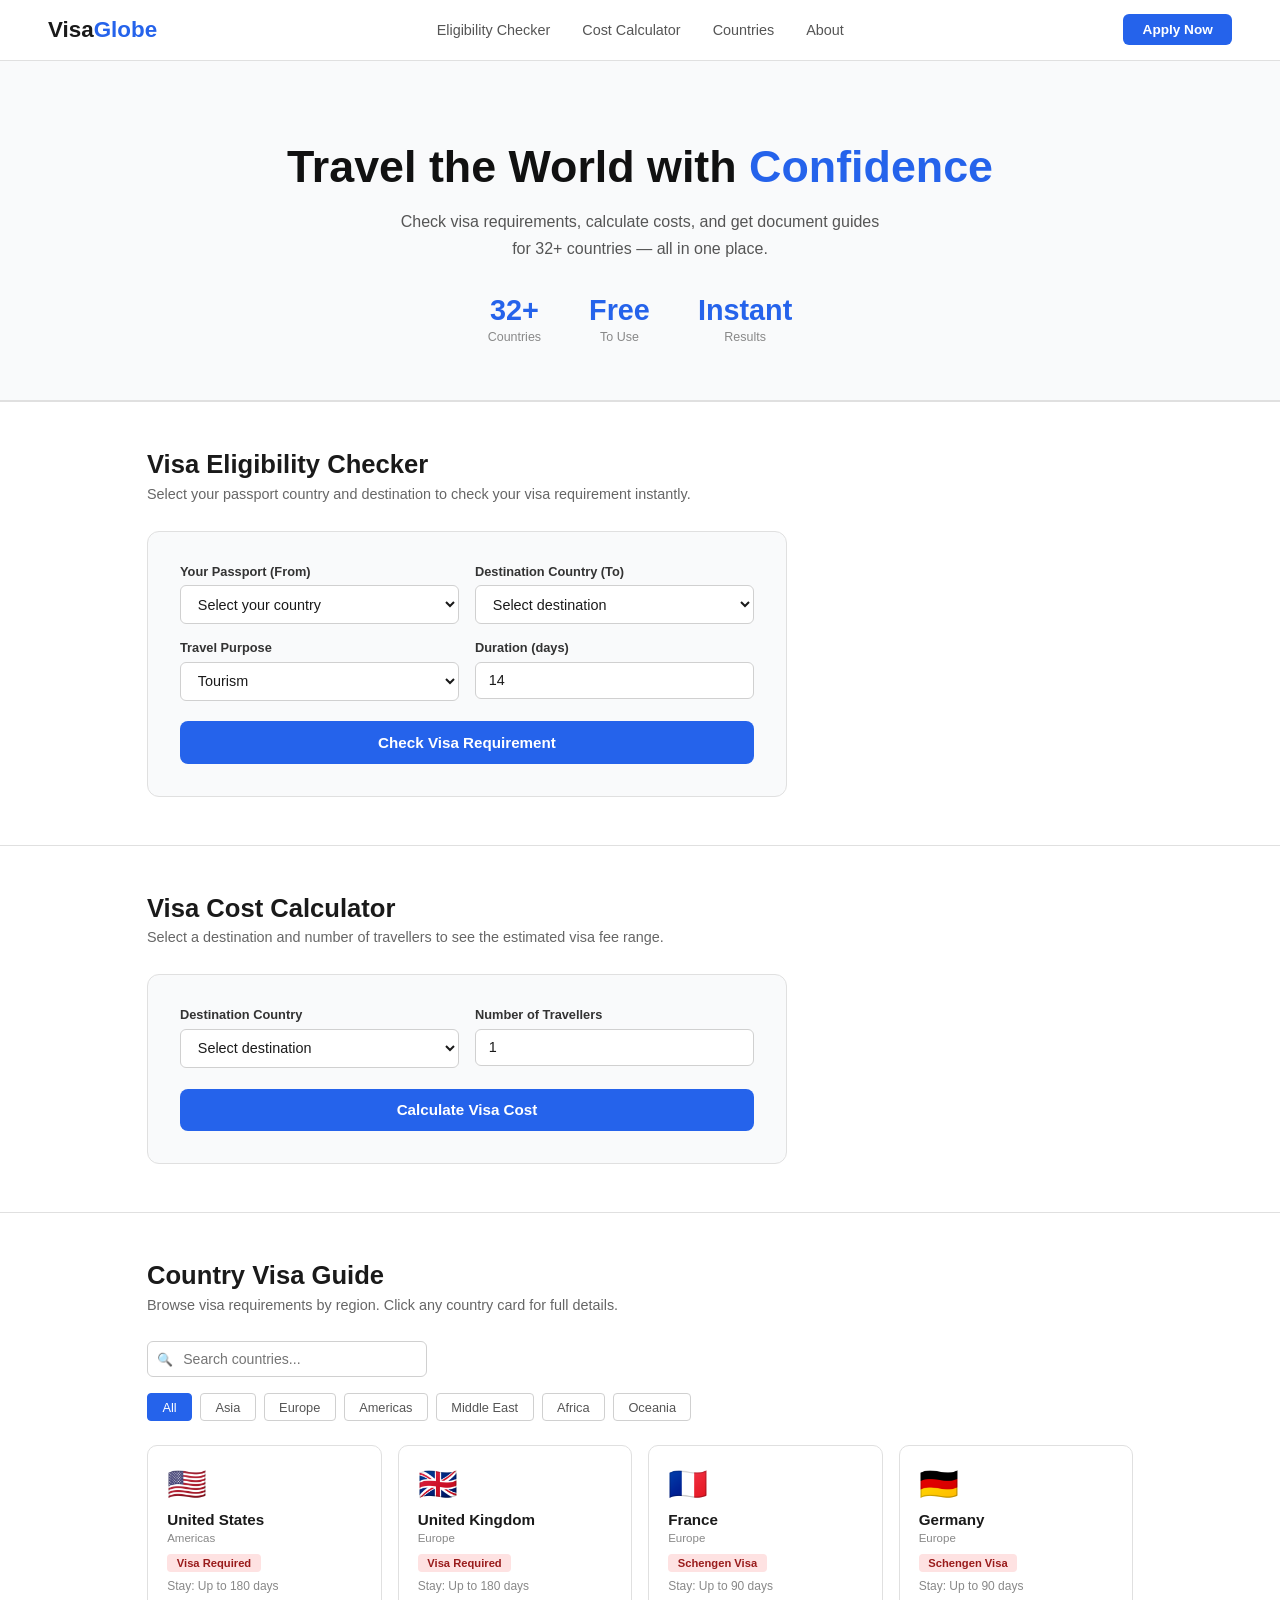
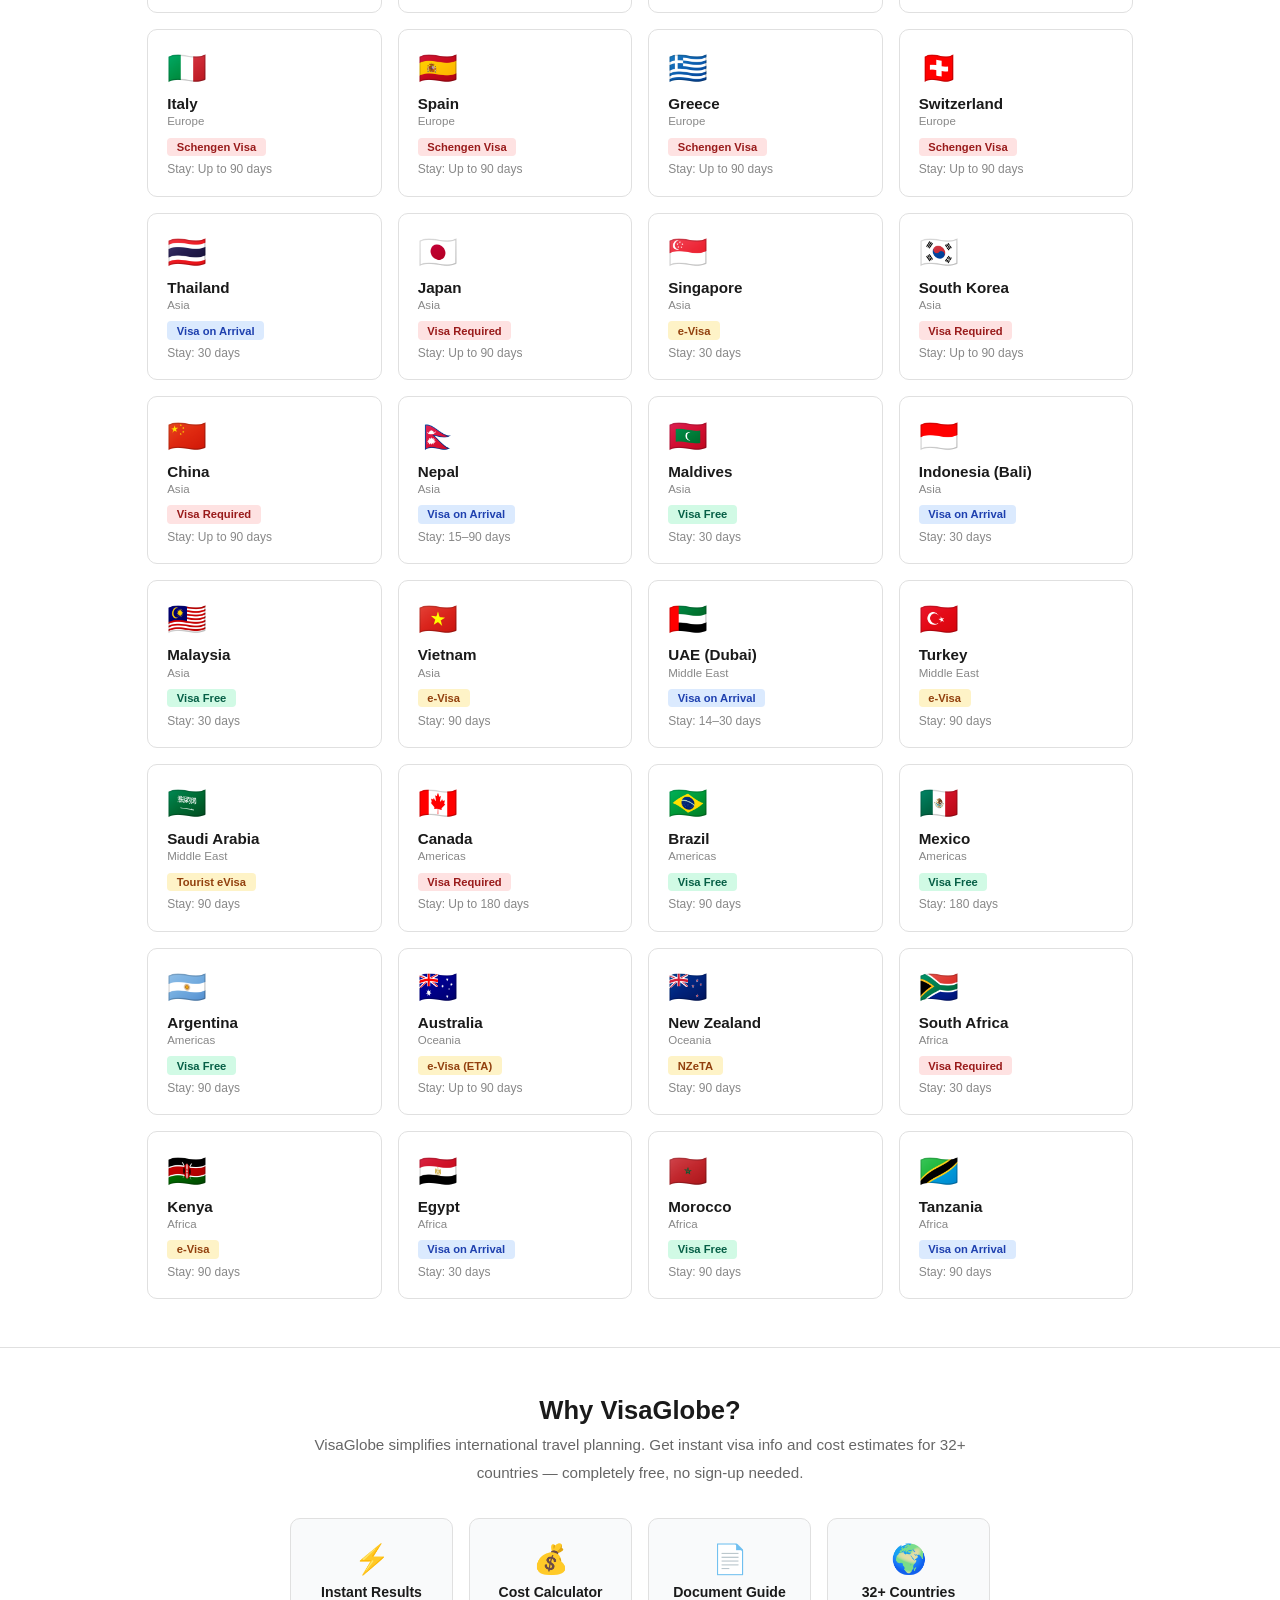
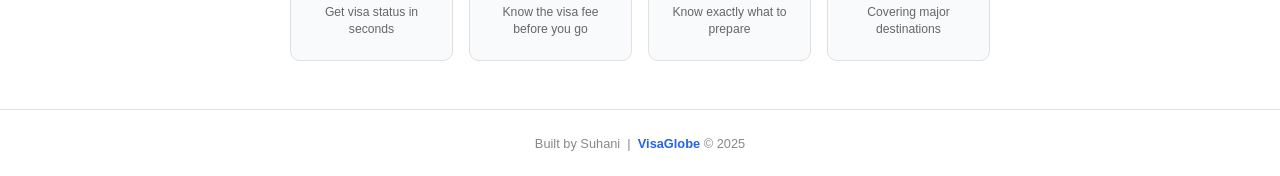
<file: index.html>
<!DOCTYPE html>
<html lang="en">
<head>
  <meta charset="UTF-8"/>
  <meta name="viewport" content="width=device-width, initial-scale=1.0"/>
  <title>VisaGlobe — World Visa Portal</title>
  <link rel="stylesheet" href="style.css"/>
</head>
<body>

<!-- NAV -->
<nav>
  <div class="logo">Visa<span>Globe</span></div>
  <div class="nav-links">
    <a href="#checker">Eligibility Checker</a>
    <a href="#cost">Cost Calculator</a>
    <a href="#countries">Countries</a>
    <a href="#about">About</a>
  </div>
  <button class="nav-cta">Apply Now</button>
</nav>

<!-- HERO -->
<div class="hero">
  <h1>Travel the World with <span>Confidence</span></h1>
  <p>Check visa requirements, calculate costs, and get document guides for 32+ countries — all in one place.</p>
  <div class="hero-stats">
    <div class="stat-item">
      <div class="stat-num">32+</div>
      <div class="stat-label">Countries</div>
    </div>
    <div class="stat-item">
      <div class="stat-num">Free</div>
      <div class="stat-label">To Use</div>
    </div>
    <div class="stat-item">
      <div class="stat-num">Instant</div>
      <div class="stat-label">Results</div>
    </div>
  </div>
</div>

<hr class="divider"/>

<!-- ELIGIBILITY CHECKER -->
<div class="section" id="checker">
  <div class="section-title">Visa Eligibility Checker</div>
  <div class="section-sub">Select your passport country and destination to check your visa requirement instantly.</div>

  <div class="checker-card">
    <div class="form-row">
      <div class="form-group">
        <label>Your Passport (From)</label>
        <select id="fromCountry">
          <option value="">Select your country</option>
          <option value="IN">India</option>
          <option value="US">United States</option>
          <option value="GB">United Kingdom</option>
          <option value="DE">Germany</option>
          <option value="CN">China</option>
          <option value="AU">Australia</option>
          <option value="CA">Canada</option>
          <option value="JP">Japan</option>
          <option value="BR">Brazil</option>
          <option value="PK">Pakistan</option>
        </select>
      </div>
      <div class="form-group">
        <label>Destination Country (To)</label>
        <select id="toCountry">
          <option value="">Select destination</option>
          <option value="US">United States</option>
          <option value="GB">United Kingdom</option>
          <option value="FR">France</option>
          <option value="TH">Thailand</option>
          <option value="AE">UAE (Dubai)</option>
          <option value="JP">Japan</option>
          <option value="SG">Singapore</option>
          <option value="CA">Canada</option>
          <option value="AU">Australia</option>
          <option value="NP">Nepal</option>
          <option value="MV">Maldives</option>
          <option value="ID">Indonesia (Bali)</option>
          <option value="TR">Turkey</option>
          <option value="EG">Egypt</option>
          <option value="KE">Kenya</option>
          <option value="GR">Greece</option>
          <option value="CH">Switzerland</option>
        </select>
      </div>
    </div>
    <div class="form-row">
      <div class="form-group">
        <label>Travel Purpose</label>
        <select id="purpose">
          <option value="tourism">Tourism</option>
          <option value="business">Business</option>
          <option value="study">Study</option>
          <option value="work">Work</option>
        </select>
      </div>
      <div class="form-group">
        <label>Duration (days)</label>
        <input type="number" id="duration" placeholder="e.g. 14" min="1" max="365" value="14"/>
      </div>
    </div>
    <button class="check-btn" onclick="checkEligibility()">Check Visa Requirement</button>
    <div id="resultBox" class="result-box">
      <div class="result-status" id="resultStatus"></div>
      <div class="result-desc" id="resultDesc"></div>
      <div class="result-tags" id="resultTags"></div>
    </div>
  </div>
</div>

<hr class="divider"/>

<!-- COST CALCULATOR -->
<div class="section" id="cost">
  <div class="section-title">Visa Cost Calculator</div>
  <div class="section-sub">Select a destination and number of travellers to see the estimated visa fee range.</div>

  <div class="checker-card">
    <div class="form-row">
      <div class="form-group">
        <label>Destination Country</label>
        <select id="costDestination">
          <option value="">Select destination</option>
          <option value="US">United States</option>
          <option value="GB">United Kingdom</option>
          <option value="FR">France</option>
          <option value="DE">Germany</option>
          <option value="IT">Italy</option>
          <option value="ES">Spain</option>
          <option value="GR">Greece</option>
          <option value="CH">Switzerland</option>
          <option value="TH">Thailand</option>
          <option value="JP">Japan</option>
          <option value="SG">Singapore</option>
          <option value="KR">South Korea</option>
          <option value="CN">China</option>
          <option value="NP">Nepal</option>
          <option value="MV">Maldives</option>
          <option value="ID">Indonesia (Bali)</option>
          <option value="MY">Malaysia</option>
          <option value="VN">Vietnam</option>
          <option value="AE">UAE (Dubai)</option>
          <option value="TR">Turkey</option>
          <option value="SA">Saudi Arabia</option>
          <option value="CA">Canada</option>
          <option value="BR">Brazil</option>
          <option value="MX">Mexico</option>
          <option value="AR">Argentina</option>
          <option value="AU">Australia</option>
          <option value="NZ">New Zealand</option>
          <option value="ZA">South Africa</option>
          <option value="KE">Kenya</option>
          <option value="EG">Egypt</option>
          <option value="MA">Morocco</option>
          <option value="TZ">Tanzania</option>
        </select>
      </div>
      <div class="form-group">
        <label>Number of Travellers</label>
        <input type="number" id="costTravelers" placeholder="e.g. 2" min="1" max="20" value="1"/>
      </div>
    </div>
    <button class="check-btn" onclick="calculateCost()">Calculate Visa Cost</button>
    <div id="costResult" class="cost-result"></div>
  </div>
</div>

<hr class="divider"/>

<!-- COUNTRIES -->
<div class="section" id="countries">
  <div class="section-title">Country Visa Guide</div>
  <div class="section-sub">Browse visa requirements by region. Click any country card for full details.</div>

  <div class="search-box">
    <input type="text" id="searchInput" placeholder="Search countries..." oninput="filterCountries()"/>
  </div>

  <div class="filter-row">
    <button class="filter-btn active" onclick="filterByRegion('all', this)">All</button>
    <button class="filter-btn" onclick="filterByRegion('Asia', this)">Asia</button>
    <button class="filter-btn" onclick="filterByRegion('Europe', this)">Europe</button>
    <button class="filter-btn" onclick="filterByRegion('Americas', this)">Americas</button>
    <button class="filter-btn" onclick="filterByRegion('Middle East', this)">Middle East</button>
    <button class="filter-btn" onclick="filterByRegion('Africa', this)">Africa</button>
    <button class="filter-btn" onclick="filterByRegion('Oceania', this)">Oceania</button>
  </div>

  <div class="country-grid" id="countryGrid"></div>
</div>

<hr class="divider"/>

<!-- ABOUT -->
<div class="section" id="about">
  <div class="about-inner">
    <div class="section-title">Why VisaGlobe?</div>
    <p class="about-intro">VisaGlobe simplifies international travel planning. Get instant visa info and cost estimates for 32+ countries — completely free, no sign-up needed.</p>
    <div class="about-grid">
      <div class="about-card">
        <div class="about-icon">⚡</div>
        <div class="about-title">Instant Results</div>
        <div class="about-desc">Get visa status in seconds</div>
      </div>
      <div class="about-card">
        <div class="about-icon">💰</div>
        <div class="about-title">Cost Calculator</div>
        <div class="about-desc">Know the visa fee before you go</div>
      </div>
      <div class="about-card">
        <div class="about-icon">📄</div>
        <div class="about-title">Document Guide</div>
        <div class="about-desc">Know exactly what to prepare</div>
      </div>
      <div class="about-card">
        <div class="about-icon">🌍</div>
        <div class="about-title">32+ Countries</div>
        <div class="about-desc">Covering major destinations</div>
      </div>
    </div>
  </div>
</div>

<!-- MODAL -->
<div class="modal-overlay" id="modalOverlay" onclick="closeModal(event)">
  <div class="modal">
    <button class="modal-close" onclick="closeModalBtn()">✕</button>
    <div class="modal-flag" id="mFlag"></div>
    <div class="modal-country" id="mName"></div>
    <div class="modal-region" id="mRegion"></div>
    <div class="modal-info-grid" id="mInfoGrid"></div>
    <div class="modal-docs-title">Required Documents</div>
    <div id="mDocs"></div>
  </div>
</div>

<!-- FOOTER -->
<footer>
  Built by Suhani &nbsp;|&nbsp; <span>VisaGlobe</span> &copy; 2025
</footer>

<script src="script.js"></script>
</body>
</html>
</file>
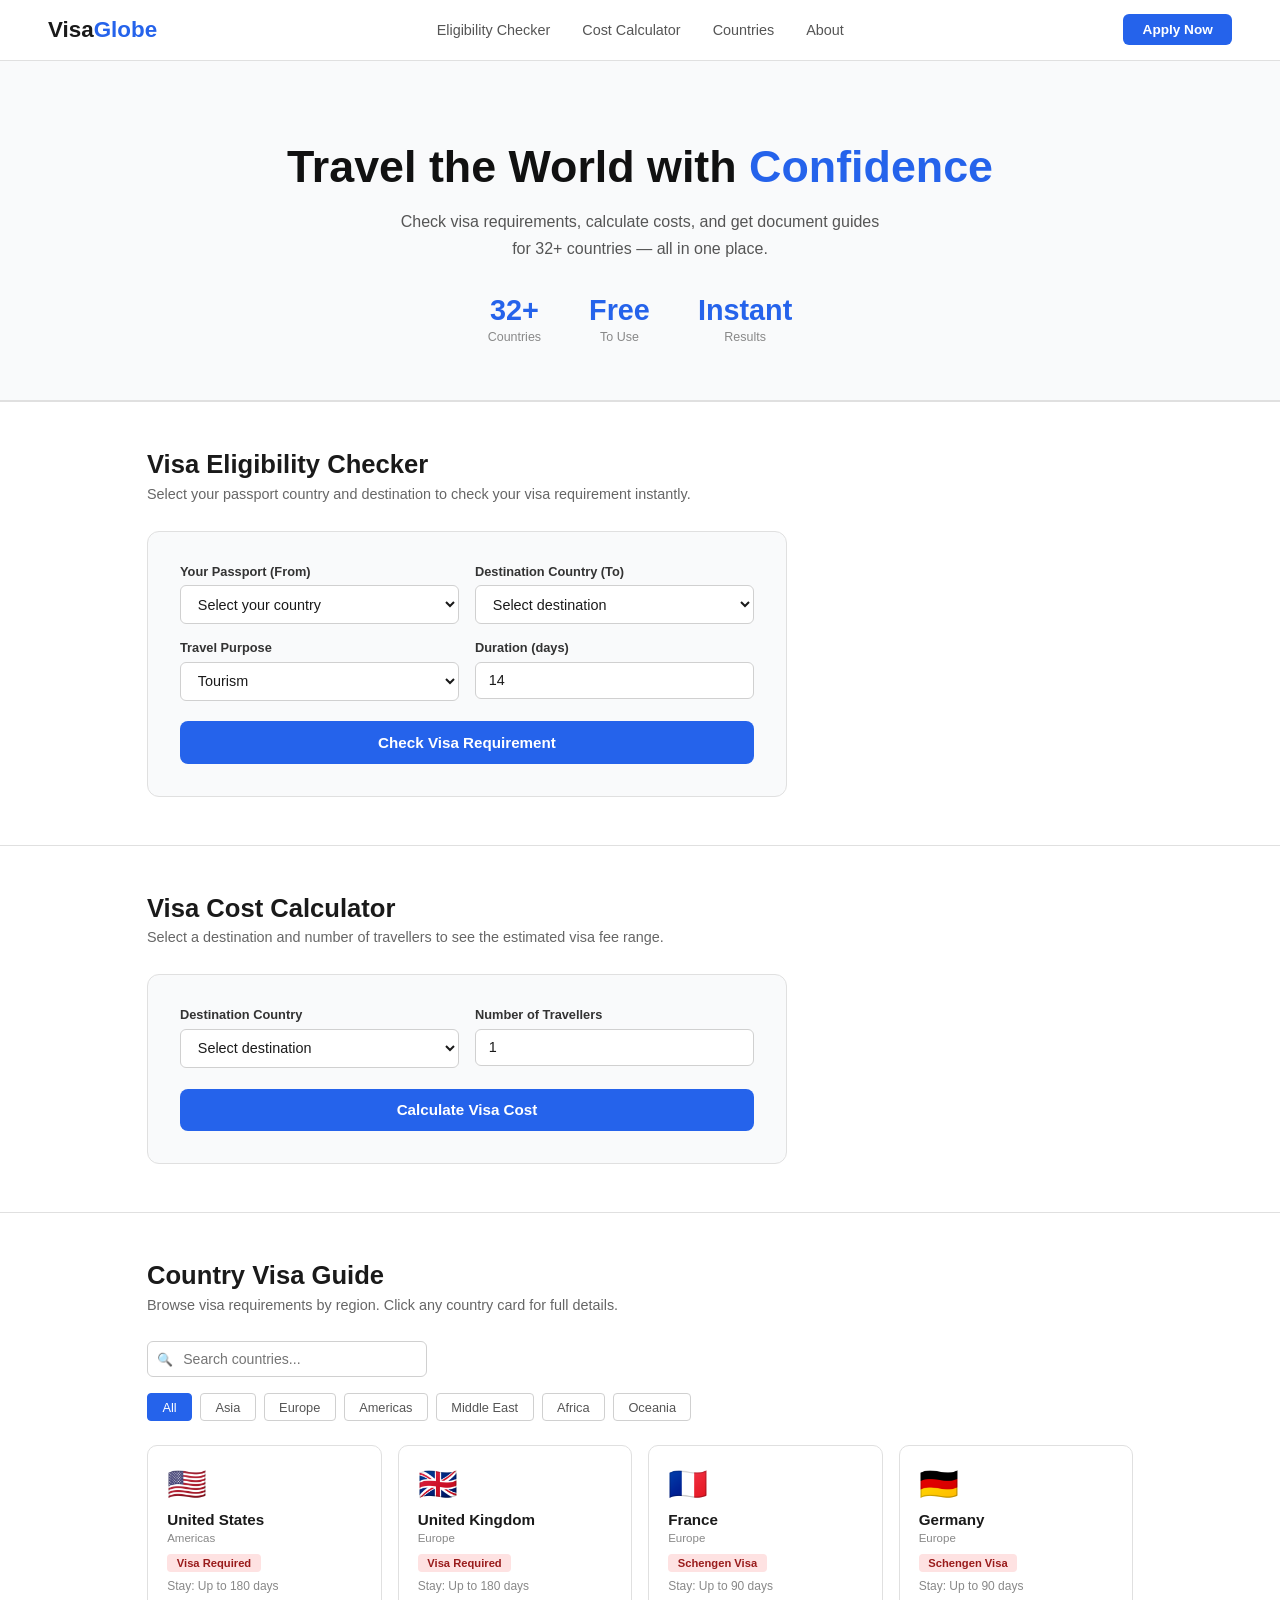
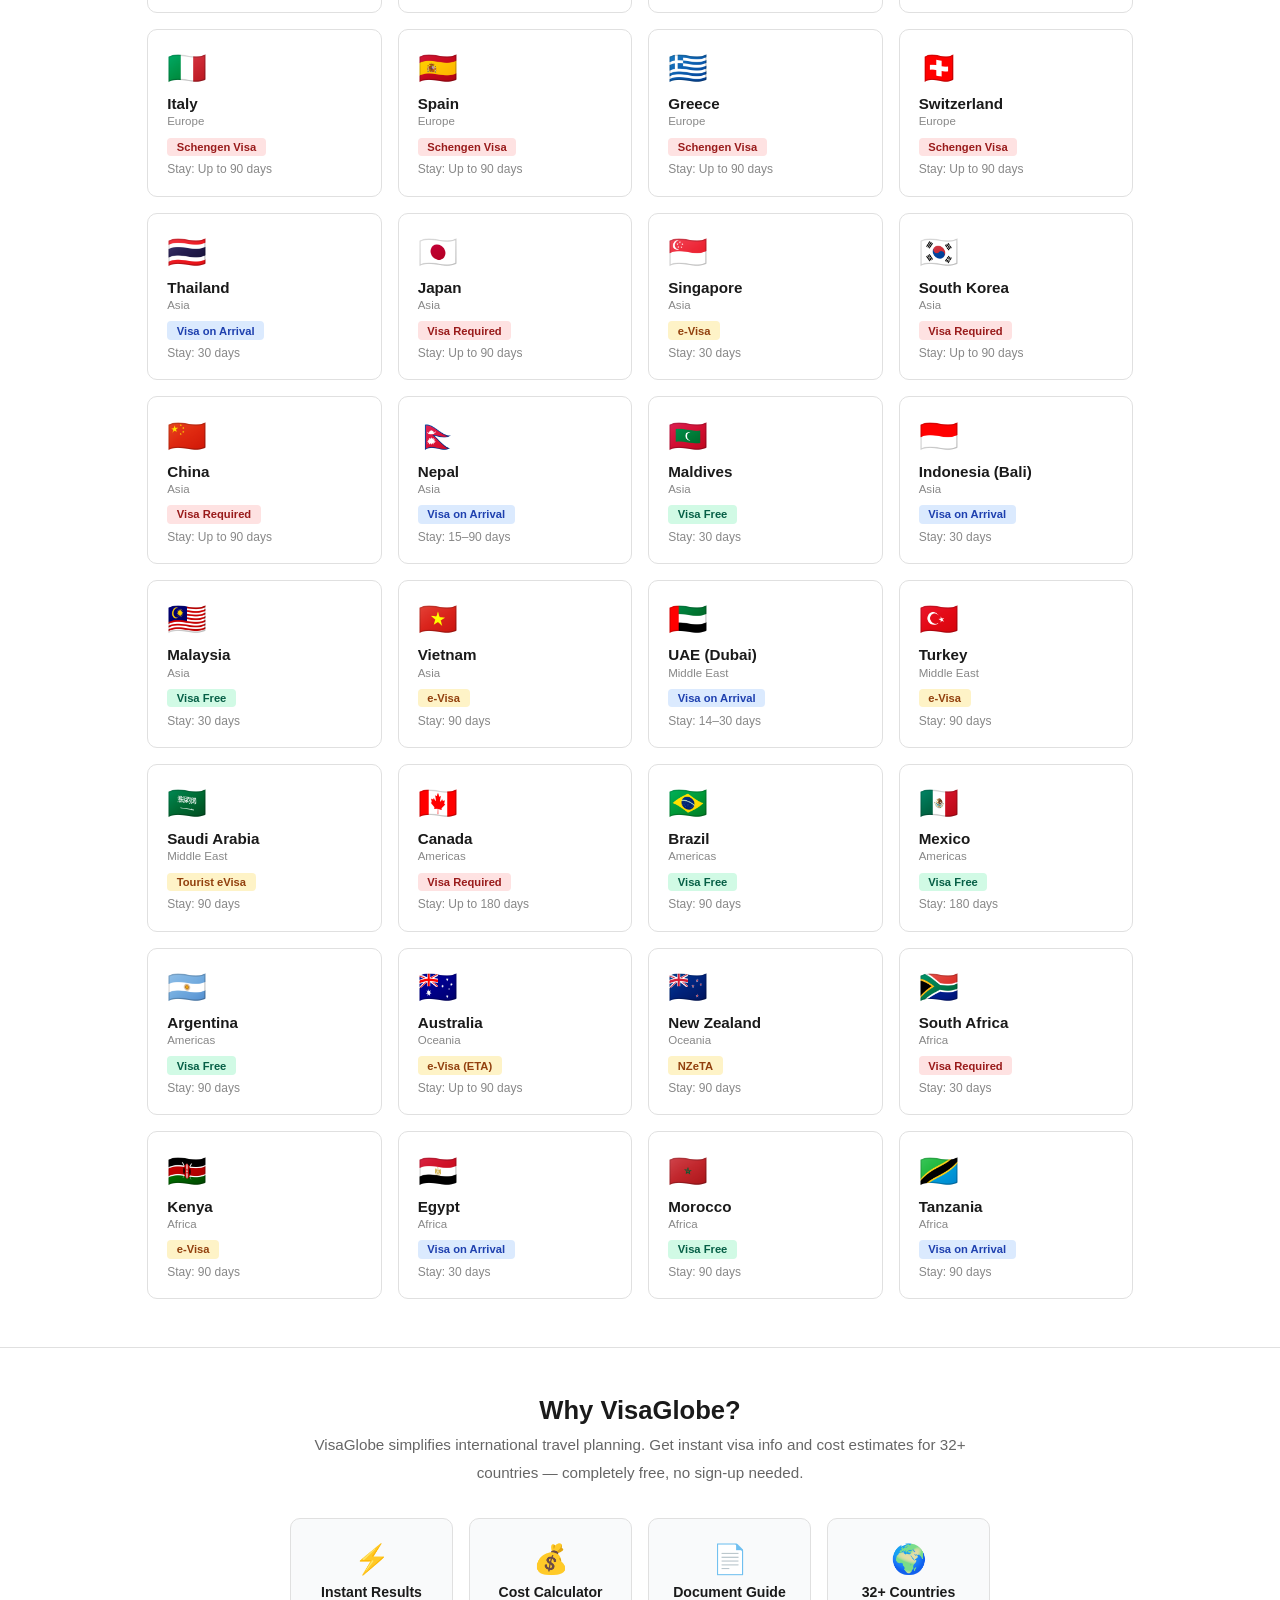
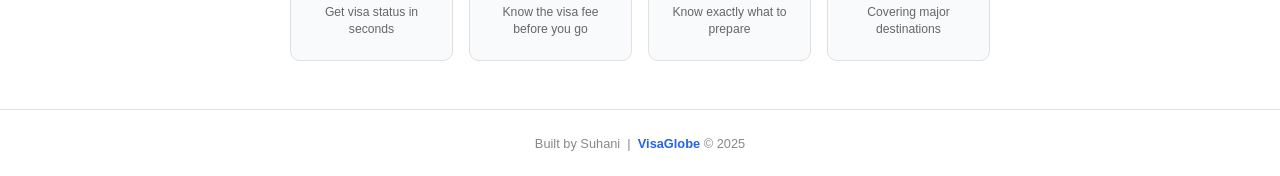
<file: index (1).html>
<!DOCTYPE html>
<html lang="en">
<head>
  <meta charset="UTF-8"/>
  <meta name="viewport" content="width=device-width, initial-scale=1.0"/>
  <title>VisaGlobe — World Visa Portal</title>
  <link rel="stylesheet" href="style (1).css"/>
</head>
<body>

<!-- NAV -->
<nav>
  <div class="logo">Visa<span>Globe</span></div>
  <div class="nav-links">
    <a href="#checker">Eligibility Checker</a>
    <a href="#cost">Cost Calculator</a>
    <a href="#countries">Countries</a>
    <a href="#about">About</a>
  </div>
  <button class="nav-cta">Apply Now</button>
</nav>

<!-- HERO -->
<div class="hero">
  <h1>Travel the World with <span>Confidence</span></h1>
  <p>Check visa requirements, calculate costs, and get document guides for 32+ countries — all in one place.</p>
  <div class="hero-stats">
    <div class="stat-item">
      <div class="stat-num">32+</div>
      <div class="stat-label">Countries</div>
    </div>
    <div class="stat-item">
      <div class="stat-num">Free</div>
      <div class="stat-label">To Use</div>
    </div>
    <div class="stat-item">
      <div class="stat-num">Instant</div>
      <div class="stat-label">Results</div>
    </div>
  </div>
</div>

<hr class="divider"/>

<!-- ELIGIBILITY CHECKER -->
<div class="section" id="checker">
  <div class="section-title">Visa Eligibility Checker</div>
  <div class="section-sub">Select your passport country and destination to check your visa requirement instantly.</div>

  <div class="checker-card">
    <div class="form-row">
      <div class="form-group">
        <label>Your Passport (From)</label>
        <select id="fromCountry">
          <option value="">Select your country</option>
          <option value="IN">India</option>
          <option value="US">United States</option>
          <option value="GB">United Kingdom</option>
          <option value="DE">Germany</option>
          <option value="CN">China</option>
          <option value="AU">Australia</option>
          <option value="CA">Canada</option>
          <option value="JP">Japan</option>
          <option value="BR">Brazil</option>
          <option value="PK">Pakistan</option>
        </select>
      </div>
      <div class="form-group">
        <label>Destination Country (To)</label>
        <select id="toCountry">
          <option value="">Select destination</option>
          <option value="US">United States</option>
          <option value="GB">United Kingdom</option>
          <option value="FR">France</option>
          <option value="TH">Thailand</option>
          <option value="AE">UAE (Dubai)</option>
          <option value="JP">Japan</option>
          <option value="SG">Singapore</option>
          <option value="CA">Canada</option>
          <option value="AU">Australia</option>
          <option value="NP">Nepal</option>
          <option value="MV">Maldives</option>
          <option value="ID">Indonesia (Bali)</option>
          <option value="TR">Turkey</option>
          <option value="EG">Egypt</option>
          <option value="KE">Kenya</option>
          <option value="GR">Greece</option>
          <option value="CH">Switzerland</option>
        </select>
      </div>
    </div>
    <div class="form-row">
      <div class="form-group">
        <label>Travel Purpose</label>
        <select id="purpose">
          <option value="tourism">Tourism</option>
          <option value="business">Business</option>
          <option value="study">Study</option>
          <option value="work">Work</option>
        </select>
      </div>
      <div class="form-group">
        <label>Duration (days)</label>
        <input type="number" id="duration" placeholder="e.g. 14" min="1" max="365" value="14"/>
      </div>
    </div>
    <button class="check-btn" onclick="checkEligibility()">Check Visa Requirement</button>
    <div id="resultBox" class="result-box">
      <div class="result-status" id="resultStatus"></div>
      <div class="result-desc" id="resultDesc"></div>
      <div class="result-tags" id="resultTags"></div>
    </div>
  </div>
</div>

<hr class="divider"/>

<!-- COST CALCULATOR -->
<div class="section" id="cost">
  <div class="section-title">Visa Cost Calculator</div>
  <div class="section-sub">Select a destination and number of travellers to see the estimated visa fee range.</div>

  <div class="checker-card">
    <div class="form-row">
      <div class="form-group">
        <label>Destination Country</label>
        <select id="costDestination">
          <option value="">Select destination</option>
          <option value="US">United States</option>
          <option value="GB">United Kingdom</option>
          <option value="FR">France</option>
          <option value="DE">Germany</option>
          <option value="IT">Italy</option>
          <option value="ES">Spain</option>
          <option value="GR">Greece</option>
          <option value="CH">Switzerland</option>
          <option value="TH">Thailand</option>
          <option value="JP">Japan</option>
          <option value="SG">Singapore</option>
          <option value="KR">South Korea</option>
          <option value="CN">China</option>
          <option value="NP">Nepal</option>
          <option value="MV">Maldives</option>
          <option value="ID">Indonesia (Bali)</option>
          <option value="MY">Malaysia</option>
          <option value="VN">Vietnam</option>
          <option value="AE">UAE (Dubai)</option>
          <option value="TR">Turkey</option>
          <option value="SA">Saudi Arabia</option>
          <option value="CA">Canada</option>
          <option value="BR">Brazil</option>
          <option value="MX">Mexico</option>
          <option value="AR">Argentina</option>
          <option value="AU">Australia</option>
          <option value="NZ">New Zealand</option>
          <option value="ZA">South Africa</option>
          <option value="KE">Kenya</option>
          <option value="EG">Egypt</option>
          <option value="MA">Morocco</option>
          <option value="TZ">Tanzania</option>
        </select>
      </div>
      <div class="form-group">
        <label>Number of Travellers</label>
        <input type="number" id="costTravelers" placeholder="e.g. 2" min="1" max="20" value="1"/>
      </div>
    </div>
    <button class="check-btn" onclick="calculateCost()">Calculate Visa Cost</button>
    <div id="costResult" class="cost-result"></div>
  </div>
</div>

<hr class="divider"/>

<!-- COUNTRIES -->
<div class="section" id="countries">
  <div class="section-title">Country Visa Guide</div>
  <div class="section-sub">Browse visa requirements by region. Click any country card for full details.</div>

  <div class="search-box">
    <input type="text" id="searchInput" placeholder="Search countries..." oninput="filterCountries()"/>
  </div>

  <div class="filter-row">
    <button class="filter-btn active" onclick="filterByRegion('all', this)">All</button>
    <button class="filter-btn" onclick="filterByRegion('Asia', this)">Asia</button>
    <button class="filter-btn" onclick="filterByRegion('Europe', this)">Europe</button>
    <button class="filter-btn" onclick="filterByRegion('Americas', this)">Americas</button>
    <button class="filter-btn" onclick="filterByRegion('Middle East', this)">Middle East</button>
    <button class="filter-btn" onclick="filterByRegion('Africa', this)">Africa</button>
    <button class="filter-btn" onclick="filterByRegion('Oceania', this)">Oceania</button>
  </div>

  <div class="country-grid" id="countryGrid"></div>
</div>

<hr class="divider"/>

<!-- ABOUT -->
<div class="section" id="about">
  <div class="about-inner">
    <div class="section-title">Why VisaGlobe?</div>
    <p class="about-intro">VisaGlobe simplifies international travel planning. Get instant visa info and cost estimates for 32+ countries — completely free, no sign-up needed.</p>
    <div class="about-grid">
      <div class="about-card">
        <div class="about-icon">⚡</div>
        <div class="about-title">Instant Results</div>
        <div class="about-desc">Get visa status in seconds</div>
      </div>
      <div class="about-card">
        <div class="about-icon">💰</div>
        <div class="about-title">Cost Calculator</div>
        <div class="about-desc">Know the visa fee before you go</div>
      </div>
      <div class="about-card">
        <div class="about-icon">📄</div>
        <div class="about-title">Document Guide</div>
        <div class="about-desc">Know exactly what to prepare</div>
      </div>
      <div class="about-card">
        <div class="about-icon">🌍</div>
        <div class="about-title">32+ Countries</div>
        <div class="about-desc">Covering major destinations</div>
      </div>
    </div>
  </div>
</div>

<!-- MODAL -->
<div class="modal-overlay" id="modalOverlay" onclick="closeModal(event)">
  <div class="modal">
    <button class="modal-close" onclick="closeModalBtn()">✕</button>
    <div class="modal-flag" id="mFlag"></div>
    <div class="modal-country" id="mName"></div>
    <div class="modal-region" id="mRegion"></div>
    <div class="modal-info-grid" id="mInfoGrid"></div>
    <div class="modal-docs-title">Required Documents</div>
    <div id="mDocs"></div>
  </div>
</div>

<!-- FOOTER -->
<footer>
  Built by Suhani &nbsp;|&nbsp; <span>VisaGlobe</span> &copy; 2025
</footer>

<script src="script (1).js"></script>
</body>
</html>
</file>
<file: style.css>
/* ── RESET & BASE ── */
* {
  margin: 0;
  padding: 0;
  box-sizing: border-box;
}

html {
  scroll-behavior: smooth;
}

body {
  background: #ffffff;
  color: #1a1a1a;
  font-family: Arial, sans-serif;
  font-size: 15px;
}

/* ── NAV ── */
nav {
  position: sticky;
  top: 0;
  z-index: 100;
  display: flex;
  align-items: center;
  justify-content: space-between;
  padding: 0.9rem 3rem;
  background: #ffffff;
  border-bottom: 1px solid #e0e0e0;
}

.logo {
  font-size: 1.4rem;
  font-weight: bold;
  color: #1a1a1a;
}

.logo span {
  color: #2563eb;
}

.nav-links {
  display: flex;
  gap: 2rem;
}

.nav-links a {
  color: #555;
  text-decoration: none;
  font-size: 0.9rem;
}

.nav-links a:hover {
  color: #2563eb;
}

.nav-cta {
  background: #2563eb;
  color: white;
  border: none;
  padding: 0.5rem 1.2rem;
  border-radius: 6px;
  font-size: 0.85rem;
  font-weight: bold;
  cursor: pointer;
}

.nav-cta:hover {
  background: #1d4ed8;
}

/* ── HERO ── */
.hero {
  text-align: center;
  padding: 5rem 2rem 3.5rem;
  border-bottom: 1px solid #e0e0e0;
  background: #f9fafb;
}

.hero h1 {
  font-size: 2.8rem;
  font-weight: bold;
  margin-bottom: 1rem;
  color: #111;
}

.hero h1 span {
  color: #2563eb;
}

.hero p {
  color: #555;
  font-size: 1rem;
  max-width: 500px;
  margin: 0 auto 2rem;
  line-height: 1.7;
}

.hero-stats {
  display: flex;
  justify-content: center;
  gap: 3rem;
}

.stat-num {
  font-size: 1.8rem;
  font-weight: bold;
  color: #2563eb;
}

.stat-label {
  font-size: 0.78rem;
  color: #888;
  margin-top: 0.2rem;
}

/* ── DIVIDER ── */
.divider {
  border: none;
  border-top: 1px solid #e0e0e0;
}

/* ── SECTION ── */
.section {
  max-width: 1050px;
  margin: 0 auto;
  padding: 3rem 2rem;
}

.section-title {
  font-size: 1.6rem;
  font-weight: bold;
  margin-bottom: 0.4rem;
}

.section-sub {
  color: #666;
  font-size: 0.9rem;
  margin-bottom: 1.8rem;
}

/* ── CHECKER CARD ── */
.checker-card {
  background: #f9fafb;
  border: 1px solid #e0e0e0;
  border-radius: 12px;
  padding: 2rem;
  max-width: 640px;
}

.form-row {
  display: grid;
  grid-template-columns: 1fr 1fr;
  gap: 1rem;
  margin-bottom: 1rem;
}

.form-group label {
  display: block;
  font-size: 0.8rem;
  font-weight: bold;
  color: #333;
  margin-bottom: 0.4rem;
}

.form-group select,
.form-group input {
  width: 100%;
  background: #fff;
  border: 1px solid #d0d0d0;
  border-radius: 6px;
  padding: 0.6rem 0.8rem;
  color: #1a1a1a;
  font-family: Arial, sans-serif;
  font-size: 0.9rem;
  outline: none;
}

.form-group select:focus,
.form-group input:focus {
  border-color: #2563eb;
}

.check-btn {
  width: 100%;
  background: #2563eb;
  color: white;
  border: none;
  border-radius: 8px;
  padding: 0.8rem;
  font-size: 0.95rem;
  font-weight: bold;
  cursor: pointer;
  margin-top: 0.3rem;
}

.check-btn:hover {
  background: #1d4ed8;
}

/* ── ELIGIBILITY RESULT ── */
.result-box {
  margin-top: 1.2rem;
  border-radius: 8px;
  padding: 1.2rem;
  border: 1px solid;
  display: none;
}

.result-box.eligible {
  background: #f0fdf4;
  border-color: #86efac;
}

.result-box.not-eligible {
  background: #fff1f1;
  border-color: #fca5a5;
}

.result-box.on-arrival {
  background: #eff6ff;
  border-color: #93c5fd;
}

.result-status {
  font-weight: bold;
  font-size: 1rem;
  margin-bottom: 0.4rem;
}

.result-desc {
  color: #555;
  font-size: 0.88rem;
  line-height: 1.6;
}

.result-tags {
  display: flex;
  flex-wrap: wrap;
  gap: 0.4rem;
  margin-top: 0.8rem;
}

.rtag {
  font-size: 0.75rem;
  padding: 0.2rem 0.7rem;
  border-radius: 4px;
  background: #e5e7eb;
  color: #374151;
  font-weight: 600;
}

/* ── COST CALCULATOR RESULT ── */
.cost-result {
  margin-top: 1.2rem;
  display: none;
  border: 1px solid #e0e0e0;
  border-radius: 8px;
  overflow: hidden;
}

.cost-header {
  display: flex;
  align-items: center;
  gap: 0.7rem;
  background: #f9fafb;
  padding: 0.9rem 1.2rem;
  border-bottom: 1px solid #e0e0e0;
}

.cost-flag {
  font-size: 1.8rem;
}

.cost-country-name {
  font-weight: bold;
  font-size: 1rem;
  flex: 1;
}

.cost-grid {
  display: grid;
  grid-template-columns: 1fr 1fr;
  gap: 0;
}

.cost-item {
  padding: 0.9rem 1.2rem;
  border-bottom: 1px solid #f0f0f0;
  border-right: 1px solid #f0f0f0;
}

.cost-item:nth-child(even) {
  border-right: none;
}

.cost-label {
  font-size: 0.72rem;
  text-transform: uppercase;
  color: #888;
  letter-spacing: 0.5px;
  margin-bottom: 0.3rem;
}

.cost-value {
  font-size: 0.92rem;
  color: #1a1a1a;
  line-height: 1.5;
}

.cost-free {
  color: #16a34a;
  font-weight: bold;
}

.cost-usd {
  font-size: 0.8rem;
  color: #888;
}

.cost-disclaimer {
  padding: 0.7rem 1.2rem;
  font-size: 0.75rem;
  color: #888;
  background: #fafafa;
  border-top: 1px solid #f0f0f0;
}

/* ── SEARCH BOX ── */
.search-box {
  position: relative;
  max-width: 280px;
  margin-bottom: 1rem;
}

.search-box input {
  width: 100%;
  background: #fff;
  border: 1px solid #d0d0d0;
  border-radius: 6px;
  padding: 0.55rem 0.8rem 0.55rem 2.2rem;
  font-family: Arial, sans-serif;
  font-size: 0.88rem;
  outline: none;
  color: #1a1a1a;
}

.search-box input:focus {
  border-color: #2563eb;
}

.search-box::before {
  content: '🔍';
  position: absolute;
  left: 0.6rem;
  top: 50%;
  transform: translateY(-50%);
  font-size: 0.8rem;
  pointer-events: none;
}

/* ── FILTER BUTTONS ── */
.filter-row {
  display: flex;
  flex-wrap: wrap;
  gap: 0.5rem;
  margin-bottom: 1.5rem;
}

.filter-btn {
  padding: 0.35rem 0.9rem;
  border-radius: 4px;
  border: 1px solid #d0d0d0;
  background: #fff;
  color: #555;
  font-family: Arial, sans-serif;
  font-size: 0.8rem;
  cursor: pointer;
}

.filter-btn.active,
.filter-btn:hover {
  background: #2563eb;
  color: white;
  border-color: #2563eb;
}

/* ── COUNTRY GRID ── */
.country-grid {
  display: grid;
  grid-template-columns: repeat(auto-fill, minmax(190px, 1fr));
  gap: 1rem;
}

.country-card {
  background: #fff;
  border: 1px solid #e0e0e0;
  border-radius: 10px;
  padding: 1.2rem;
  cursor: pointer;
  transition: box-shadow 0.2s, border-color 0.2s;
}

.country-card:hover {
  box-shadow: 0 4px 16px rgba(0, 0, 0, 0.08);
  border-color: #2563eb;
}

.country-flag {
  font-size: 2rem;
  margin-bottom: 0.5rem;
}

.country-name {
  font-weight: bold;
  font-size: 0.95rem;
  margin-bottom: 0.2rem;
}

.country-region {
  font-size: 0.72rem;
  color: #888;
  margin-bottom: 0.6rem;
}

.country-detail {
  font-size: 0.75rem;
  color: #888;
  margin-top: 0.4rem;
}

/* ── VISA BADGES ── */
.visa-badge {
  display: inline-block;
  font-size: 0.7rem;
  padding: 0.2rem 0.6rem;
  border-radius: 4px;
  font-weight: bold;
}

.visa-free       { background: #d1fae5; color: #065f46; }
.visa-on-arrival { background: #dbeafe; color: #1e40af; }
.visa-required   { background: #fee2e2; color: #991b1b; }
.visa-e-visa     { background: #fef3c7; color: #92400e; }

/* ── MODAL ── */
.modal-overlay {
  display: none;
  position: fixed;
  inset: 0;
  z-index: 200;
  background: rgba(0, 0, 0, 0.4);
  align-items: center;
  justify-content: center;
}

.modal-overlay.open {
  display: flex;
}

.modal {
  background: white;
  border-radius: 12px;
  padding: 2rem;
  max-width: 440px;
  width: 90%;
  position: relative;
  box-shadow: 0 20px 60px rgba(0, 0, 0, 0.15);
}

.modal-close {
  position: absolute;
  top: 1rem;
  right: 1rem;
  background: #f3f4f6;
  border: none;
  width: 28px;
  height: 28px;
  border-radius: 50%;
  font-size: 0.9rem;
  cursor: pointer;
  font-weight: bold;
}

.modal-flag    { font-size: 2.8rem; margin-bottom: 0.6rem; }
.modal-country { font-size: 1.6rem; font-weight: bold; margin-bottom: 0.2rem; }
.modal-region  { color: #888; font-size: 0.82rem; margin-bottom: 1.2rem; }

.modal-info-grid {
  display: grid;
  grid-template-columns: 1fr 1fr;
  gap: 0.6rem;
  margin-bottom: 1.2rem;
}

.modal-info-item {
  background: #f9fafb;
  border: 1px solid #e5e7eb;
  border-radius: 8px;
  padding: 0.7rem;
}

.modal-info-label {
  font-size: 0.67rem;
  color: #888;
  text-transform: uppercase;
  margin-bottom: 0.2rem;
}

.modal-info-value {
  font-size: 0.88rem;
  font-weight: bold;
}

.modal-docs-title {
  font-size: 0.75rem;
  color: #2563eb;
  text-transform: uppercase;
  font-weight: bold;
  margin-bottom: 0.5rem;
  letter-spacing: 0.5px;
}

.doc-item {
  font-size: 0.83rem;
  color: #555;
  margin-bottom: 0.3rem;
  padding-left: 1.2rem;
  position: relative;
}

.doc-item::before {
  content: '✓';
  color: #16a34a;
  position: absolute;
  left: 0;
  font-weight: bold;
}

/* ── ABOUT ── */
.about-inner {
  text-align: center;
  max-width: 700px;
  margin: 0 auto;
}

.about-intro {
  color: #666;
  font-size: 0.95rem;
  line-height: 1.8;
  margin-bottom: 2rem;
}

.about-grid {
  display: grid;
  grid-template-columns: repeat(4, 1fr);
  gap: 1rem;
}

.about-card {
  background: #f9fafb;
  border: 1px solid #e0e0e0;
  border-radius: 10px;
  padding: 1.4rem 1rem;
  text-align: center;
}

.about-icon  { font-size: 1.8rem; margin-bottom: 0.5rem; }
.about-title { font-weight: bold; font-size: 0.88rem; margin-bottom: 0.25rem; }
.about-desc  { font-size: 0.76rem; color: #666; line-height: 1.4; }

/* ── FOOTER ── */
footer {
  border-top: 1px solid #e0e0e0;
  text-align: center;
  padding: 1.6rem;
  color: #888;
  font-size: 0.8rem;
}

footer span {
  color: #2563eb;
  font-weight: bold;
}

/* ── RESPONSIVE ── */
@media (max-width: 700px) {
  nav { padding: 0.9rem 1.2rem; }
  .nav-links { display: none; }
  .form-row { grid-template-columns: 1fr; }
  .hero h1 { font-size: 2rem; }
  .hero-stats { gap: 1.5rem; }
  .modal-info-grid { grid-template-columns: 1fr; }
  .cost-grid { grid-template-columns: 1fr; }
  .about-grid { grid-template-columns: 1fr 1fr; }
}
</file>
<file: style (1).css>
/* ── RESET & BASE ── */
* {
  margin: 0;
  padding: 0;
  box-sizing: border-box;
}

html {
  scroll-behavior: smooth;
}

body {
  background: #ffffff;
  color: #1a1a1a;
  font-family: Arial, sans-serif;
  font-size: 15px;
}

/* ── NAV ── */
nav {
  position: sticky;
  top: 0;
  z-index: 100;
  display: flex;
  align-items: center;
  justify-content: space-between;
  padding: 0.9rem 3rem;
  background: #ffffff;
  border-bottom: 1px solid #e0e0e0;
}

.logo {
  font-size: 1.4rem;
  font-weight: bold;
  color: #1a1a1a;
}

.logo span {
  color: #2563eb;
}

.nav-links {
  display: flex;
  gap: 2rem;
}

.nav-links a {
  color: #555;
  text-decoration: none;
  font-size: 0.9rem;
}

.nav-links a:hover {
  color: #2563eb;
}

.nav-cta {
  background: #2563eb;
  color: white;
  border: none;
  padding: 0.5rem 1.2rem;
  border-radius: 6px;
  font-size: 0.85rem;
  font-weight: bold;
  cursor: pointer;
}

.nav-cta:hover {
  background: #1d4ed8;
}

/* ── HERO ── */
.hero {
  text-align: center;
  padding: 5rem 2rem 3.5rem;
  border-bottom: 1px solid #e0e0e0;
  background: #f9fafb;
}

.hero h1 {
  font-size: 2.8rem;
  font-weight: bold;
  margin-bottom: 1rem;
  color: #111;
}

.hero h1 span {
  color: #2563eb;
}

.hero p {
  color: #555;
  font-size: 1rem;
  max-width: 500px;
  margin: 0 auto 2rem;
  line-height: 1.7;
}

.hero-stats {
  display: flex;
  justify-content: center;
  gap: 3rem;
}

.stat-num {
  font-size: 1.8rem;
  font-weight: bold;
  color: #2563eb;
}

.stat-label {
  font-size: 0.78rem;
  color: #888;
  margin-top: 0.2rem;
}

/* ── DIVIDER ── */
.divider {
  border: none;
  border-top: 1px solid #e0e0e0;
}

/* ── SECTION ── */
.section {
  max-width: 1050px;
  margin: 0 auto;
  padding: 3rem 2rem;
}

.section-title {
  font-size: 1.6rem;
  font-weight: bold;
  margin-bottom: 0.4rem;
}

.section-sub {
  color: #666;
  font-size: 0.9rem;
  margin-bottom: 1.8rem;
}

/* ── CHECKER CARD ── */
.checker-card {
  background: #f9fafb;
  border: 1px solid #e0e0e0;
  border-radius: 12px;
  padding: 2rem;
  max-width: 640px;
}

.form-row {
  display: grid;
  grid-template-columns: 1fr 1fr;
  gap: 1rem;
  margin-bottom: 1rem;
}

.form-group label {
  display: block;
  font-size: 0.8rem;
  font-weight: bold;
  color: #333;
  margin-bottom: 0.4rem;
}

.form-group select,
.form-group input {
  width: 100%;
  background: #fff;
  border: 1px solid #d0d0d0;
  border-radius: 6px;
  padding: 0.6rem 0.8rem;
  color: #1a1a1a;
  font-family: Arial, sans-serif;
  font-size: 0.9rem;
  outline: none;
}

.form-group select:focus,
.form-group input:focus {
  border-color: #2563eb;
}

.check-btn {
  width: 100%;
  background: #2563eb;
  color: white;
  border: none;
  border-radius: 8px;
  padding: 0.8rem;
  font-size: 0.95rem;
  font-weight: bold;
  cursor: pointer;
  margin-top: 0.3rem;
}

.check-btn:hover {
  background: #1d4ed8;
}

/* ── ELIGIBILITY RESULT ── */
.result-box {
  margin-top: 1.2rem;
  border-radius: 8px;
  padding: 1.2rem;
  border: 1px solid;
  display: none;
}

.result-box.eligible {
  background: #f0fdf4;
  border-color: #86efac;
}

.result-box.not-eligible {
  background: #fff1f1;
  border-color: #fca5a5;
}

.result-box.on-arrival {
  background: #eff6ff;
  border-color: #93c5fd;
}

.result-status {
  font-weight: bold;
  font-size: 1rem;
  margin-bottom: 0.4rem;
}

.result-desc {
  color: #555;
  font-size: 0.88rem;
  line-height: 1.6;
}

.result-tags {
  display: flex;
  flex-wrap: wrap;
  gap: 0.4rem;
  margin-top: 0.8rem;
}

.rtag {
  font-size: 0.75rem;
  padding: 0.2rem 0.7rem;
  border-radius: 4px;
  background: #e5e7eb;
  color: #374151;
  font-weight: 600;
}

/* ── COST CALCULATOR RESULT ── */
.cost-result {
  margin-top: 1.2rem;
  display: none;
  border: 1px solid #e0e0e0;
  border-radius: 8px;
  overflow: hidden;
}

.cost-header {
  display: flex;
  align-items: center;
  gap: 0.7rem;
  background: #f9fafb;
  padding: 0.9rem 1.2rem;
  border-bottom: 1px solid #e0e0e0;
}

.cost-flag {
  font-size: 1.8rem;
}

.cost-country-name {
  font-weight: bold;
  font-size: 1rem;
  flex: 1;
}

.cost-grid {
  display: grid;
  grid-template-columns: 1fr 1fr;
  gap: 0;
}

.cost-item {
  padding: 0.9rem 1.2rem;
  border-bottom: 1px solid #f0f0f0;
  border-right: 1px solid #f0f0f0;
}

.cost-item:nth-child(even) {
  border-right: none;
}

.cost-label {
  font-size: 0.72rem;
  text-transform: uppercase;
  color: #888;
  letter-spacing: 0.5px;
  margin-bottom: 0.3rem;
}

.cost-value {
  font-size: 0.92rem;
  color: #1a1a1a;
  line-height: 1.5;
}

.cost-free {
  color: #16a34a;
  font-weight: bold;
}

.cost-usd {
  font-size: 0.8rem;
  color: #888;
}

.cost-disclaimer {
  padding: 0.7rem 1.2rem;
  font-size: 0.75rem;
  color: #888;
  background: #fafafa;
  border-top: 1px solid #f0f0f0;
}

/* ── SEARCH BOX ── */
.search-box {
  position: relative;
  max-width: 280px;
  margin-bottom: 1rem;
}

.search-box input {
  width: 100%;
  background: #fff;
  border: 1px solid #d0d0d0;
  border-radius: 6px;
  padding: 0.55rem 0.8rem 0.55rem 2.2rem;
  font-family: Arial, sans-serif;
  font-size: 0.88rem;
  outline: none;
  color: #1a1a1a;
}

.search-box input:focus {
  border-color: #2563eb;
}

.search-box::before {
  content: '🔍';
  position: absolute;
  left: 0.6rem;
  top: 50%;
  transform: translateY(-50%);
  font-size: 0.8rem;
  pointer-events: none;
}

/* ── FILTER BUTTONS ── */
.filter-row {
  display: flex;
  flex-wrap: wrap;
  gap: 0.5rem;
  margin-bottom: 1.5rem;
}

.filter-btn {
  padding: 0.35rem 0.9rem;
  border-radius: 4px;
  border: 1px solid #d0d0d0;
  background: #fff;
  color: #555;
  font-family: Arial, sans-serif;
  font-size: 0.8rem;
  cursor: pointer;
}

.filter-btn.active,
.filter-btn:hover {
  background: #2563eb;
  color: white;
  border-color: #2563eb;
}

/* ── COUNTRY GRID ── */
.country-grid {
  display: grid;
  grid-template-columns: repeat(auto-fill, minmax(190px, 1fr));
  gap: 1rem;
}

.country-card {
  background: #fff;
  border: 1px solid #e0e0e0;
  border-radius: 10px;
  padding: 1.2rem;
  cursor: pointer;
  transition: box-shadow 0.2s, border-color 0.2s;
}

.country-card:hover {
  box-shadow: 0 4px 16px rgba(0, 0, 0, 0.08);
  border-color: #2563eb;
}

.country-flag {
  font-size: 2rem;
  margin-bottom: 0.5rem;
}

.country-name {
  font-weight: bold;
  font-size: 0.95rem;
  margin-bottom: 0.2rem;
}

.country-region {
  font-size: 0.72rem;
  color: #888;
  margin-bottom: 0.6rem;
}

.country-detail {
  font-size: 0.75rem;
  color: #888;
  margin-top: 0.4rem;
}

/* ── VISA BADGES ── */
.visa-badge {
  display: inline-block;
  font-size: 0.7rem;
  padding: 0.2rem 0.6rem;
  border-radius: 4px;
  font-weight: bold;
}

.visa-free       { background: #d1fae5; color: #065f46; }
.visa-on-arrival { background: #dbeafe; color: #1e40af; }
.visa-required   { background: #fee2e2; color: #991b1b; }
.visa-e-visa     { background: #fef3c7; color: #92400e; }

/* ── MODAL ── */
.modal-overlay {
  display: none;
  position: fixed;
  inset: 0;
  z-index: 200;
  background: rgba(0, 0, 0, 0.4);
  align-items: center;
  justify-content: center;
}

.modal-overlay.open {
  display: flex;
}

.modal {
  background: white;
  border-radius: 12px;
  padding: 2rem;
  max-width: 440px;
  width: 90%;
  position: relative;
  box-shadow: 0 20px 60px rgba(0, 0, 0, 0.15);
}

.modal-close {
  position: absolute;
  top: 1rem;
  right: 1rem;
  background: #f3f4f6;
  border: none;
  width: 28px;
  height: 28px;
  border-radius: 50%;
  font-size: 0.9rem;
  cursor: pointer;
  font-weight: bold;
}

.modal-flag    { font-size: 2.8rem; margin-bottom: 0.6rem; }
.modal-country { font-size: 1.6rem; font-weight: bold; margin-bottom: 0.2rem; }
.modal-region  { color: #888; font-size: 0.82rem; margin-bottom: 1.2rem; }

.modal-info-grid {
  display: grid;
  grid-template-columns: 1fr 1fr;
  gap: 0.6rem;
  margin-bottom: 1.2rem;
}

.modal-info-item {
  background: #f9fafb;
  border: 1px solid #e5e7eb;
  border-radius: 8px;
  padding: 0.7rem;
}

.modal-info-label {
  font-size: 0.67rem;
  color: #888;
  text-transform: uppercase;
  margin-bottom: 0.2rem;
}

.modal-info-value {
  font-size: 0.88rem;
  font-weight: bold;
}

.modal-docs-title {
  font-size: 0.75rem;
  color: #2563eb;
  text-transform: uppercase;
  font-weight: bold;
  margin-bottom: 0.5rem;
  letter-spacing: 0.5px;
}

.doc-item {
  font-size: 0.83rem;
  color: #555;
  margin-bottom: 0.3rem;
  padding-left: 1.2rem;
  position: relative;
}

.doc-item::before {
  content: '✓';
  color: #16a34a;
  position: absolute;
  left: 0;
  font-weight: bold;
}

/* ── ABOUT ── */
.about-inner {
  text-align: center;
  max-width: 700px;
  margin: 0 auto;
}

.about-intro {
  color: #666;
  font-size: 0.95rem;
  line-height: 1.8;
  margin-bottom: 2rem;
}

.about-grid {
  display: grid;
  grid-template-columns: repeat(4, 1fr);
  gap: 1rem;
}

.about-card {
  background: #f9fafb;
  border: 1px solid #e0e0e0;
  border-radius: 10px;
  padding: 1.4rem 1rem;
  text-align: center;
}

.about-icon  { font-size: 1.8rem; margin-bottom: 0.5rem; }
.about-title { font-weight: bold; font-size: 0.88rem; margin-bottom: 0.25rem; }
.about-desc  { font-size: 0.76rem; color: #666; line-height: 1.4; }

/* ── FOOTER ── */
footer {
  border-top: 1px solid #e0e0e0;
  text-align: center;
  padding: 1.6rem;
  color: #888;
  font-size: 0.8rem;
}

footer span {
  color: #2563eb;
  font-weight: bold;
}

/* ── RESPONSIVE ── */
@media (max-width: 700px) {
  nav { padding: 0.9rem 1.2rem; }
  .nav-links { display: none; }
  .form-row { grid-template-columns: 1fr; }
  .hero h1 { font-size: 2rem; }
  .hero-stats { gap: 1.5rem; }
  .modal-info-grid { grid-template-columns: 1fr; }
  .cost-grid { grid-template-columns: 1fr; }
  .about-grid { grid-template-columns: 1fr 1fr; }
}
</file>
